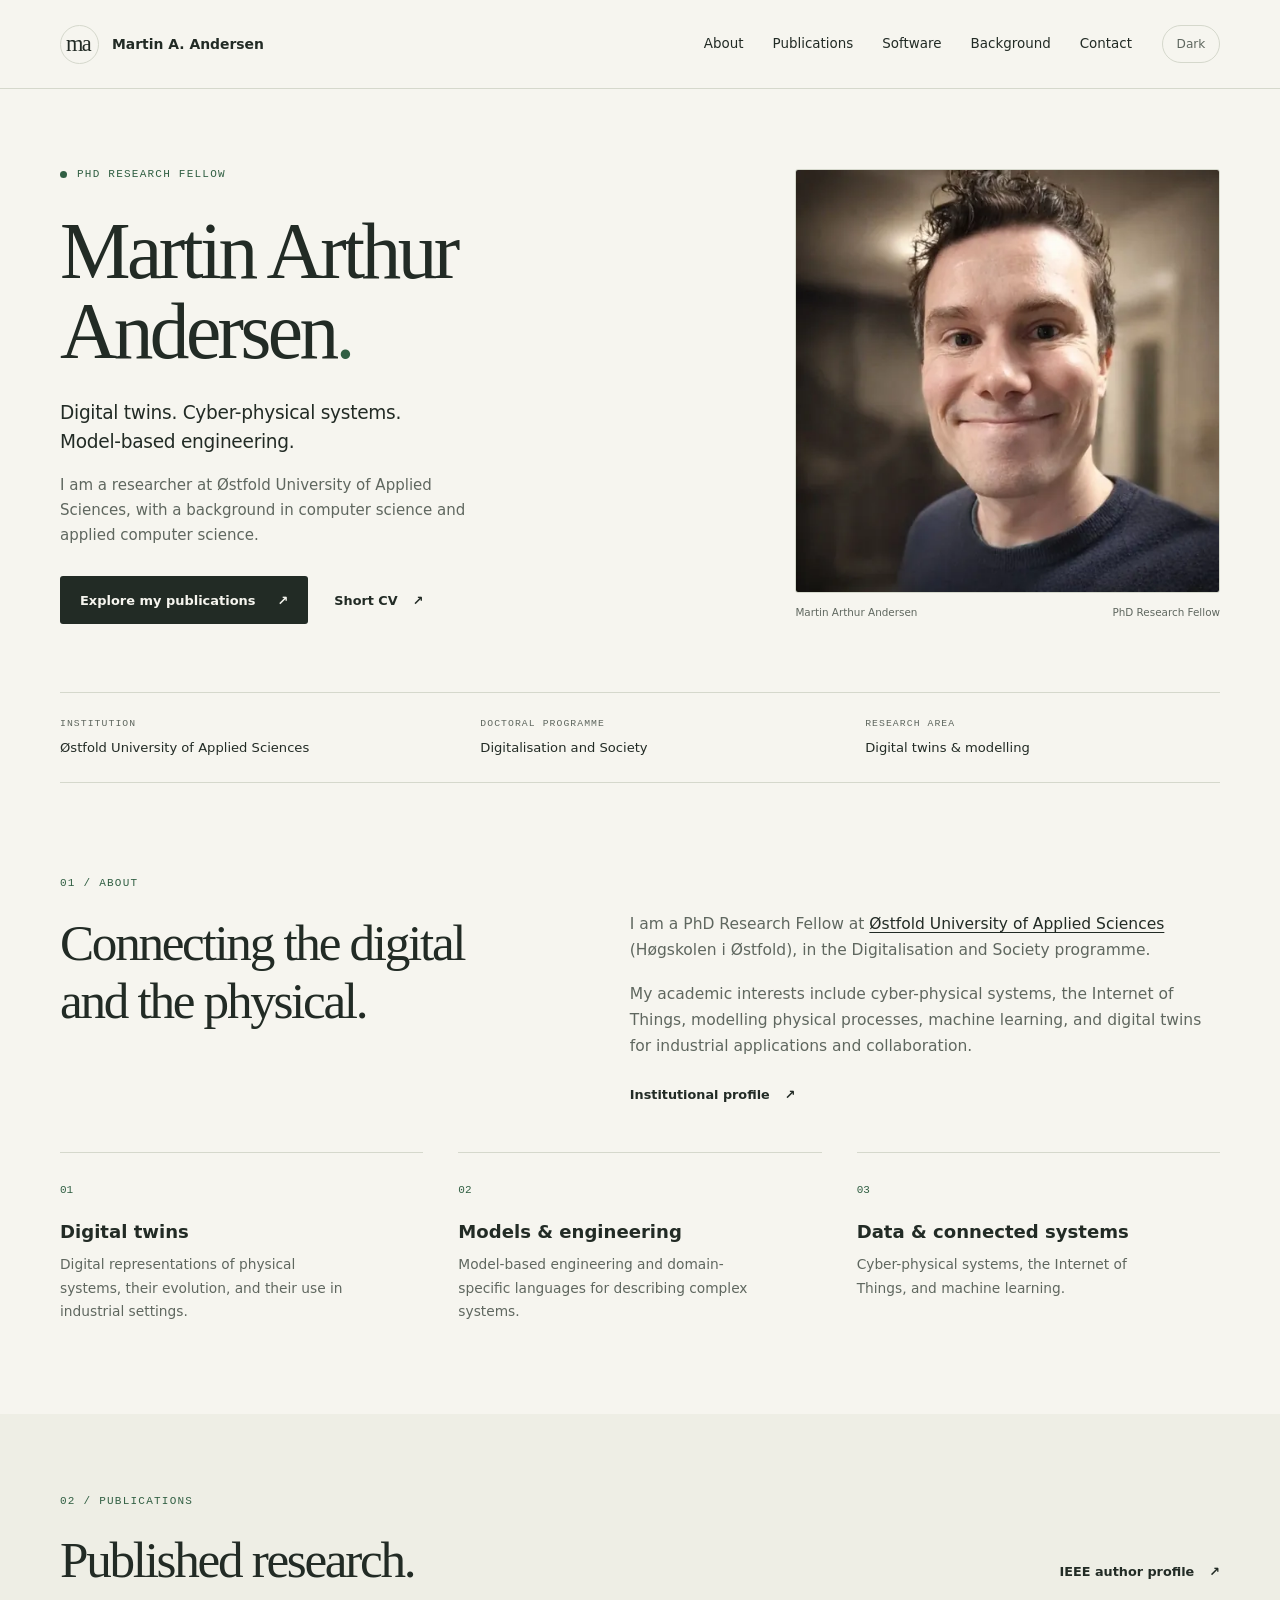
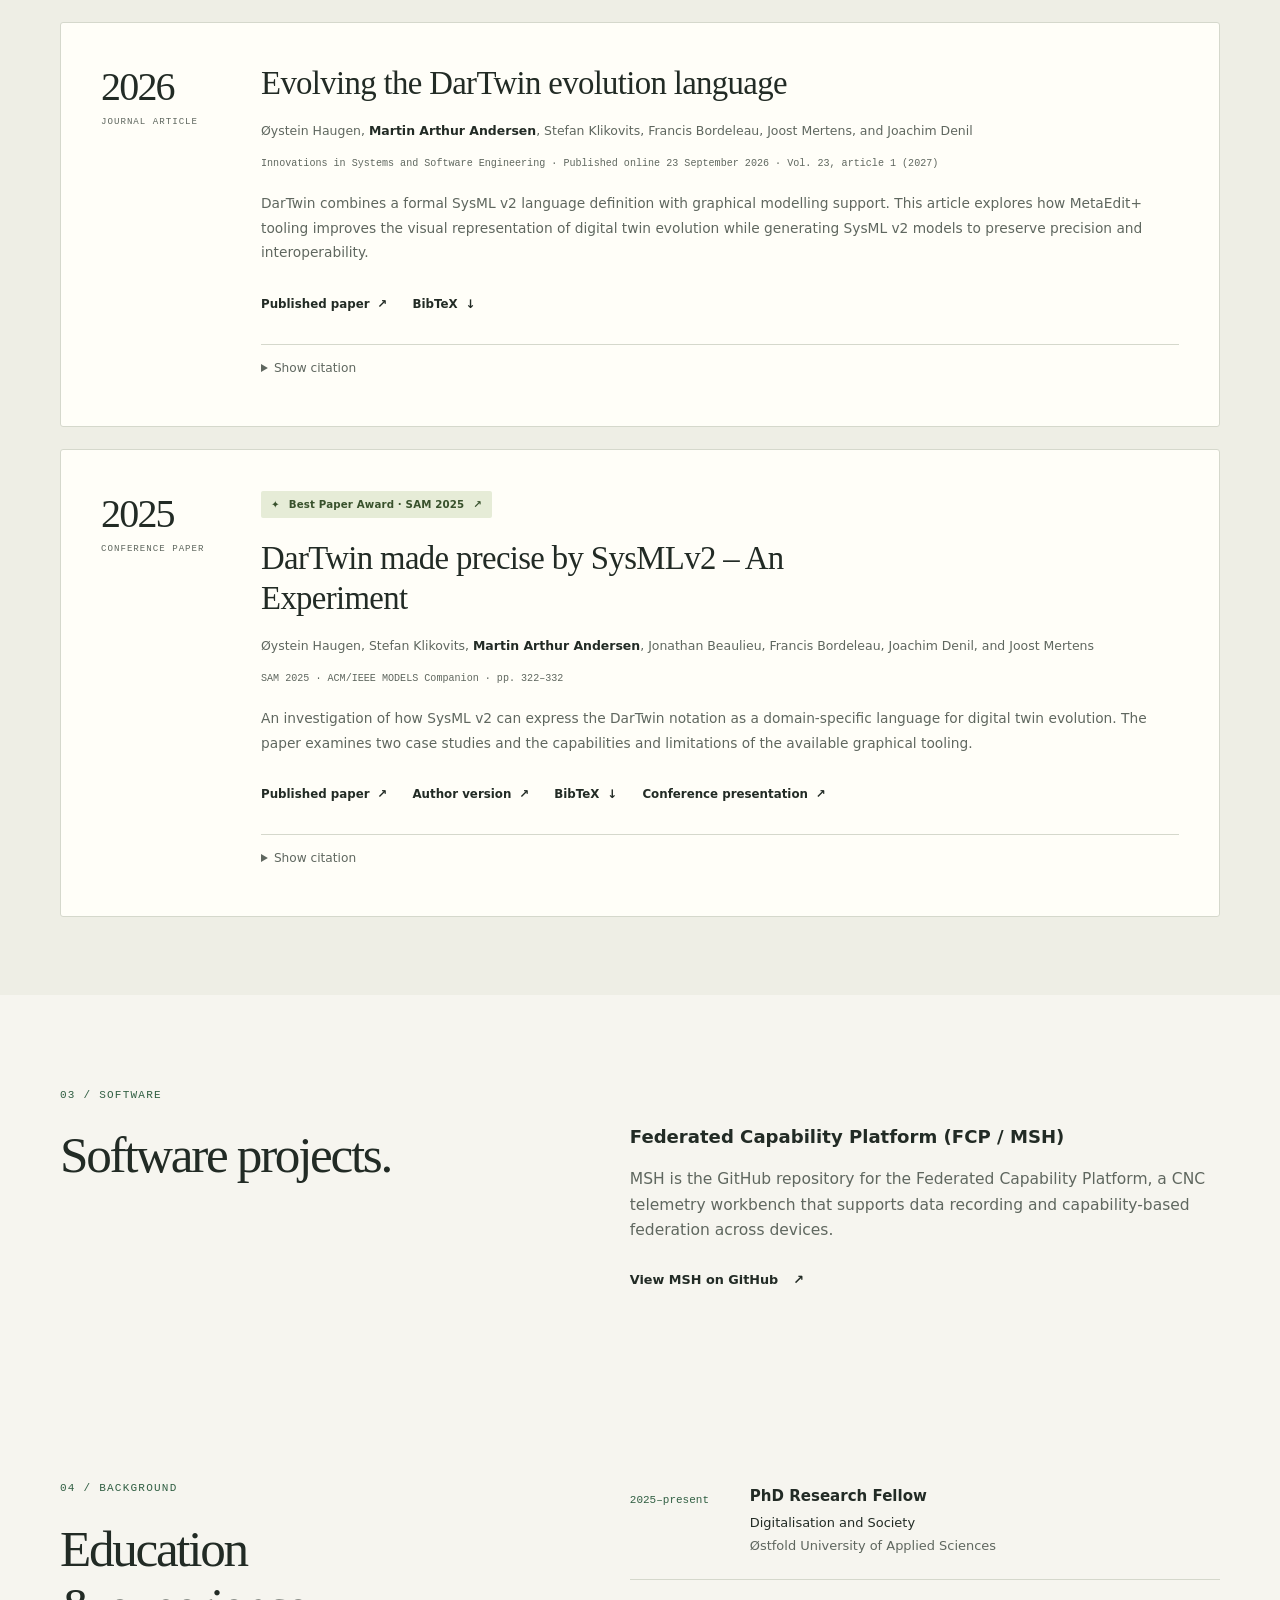
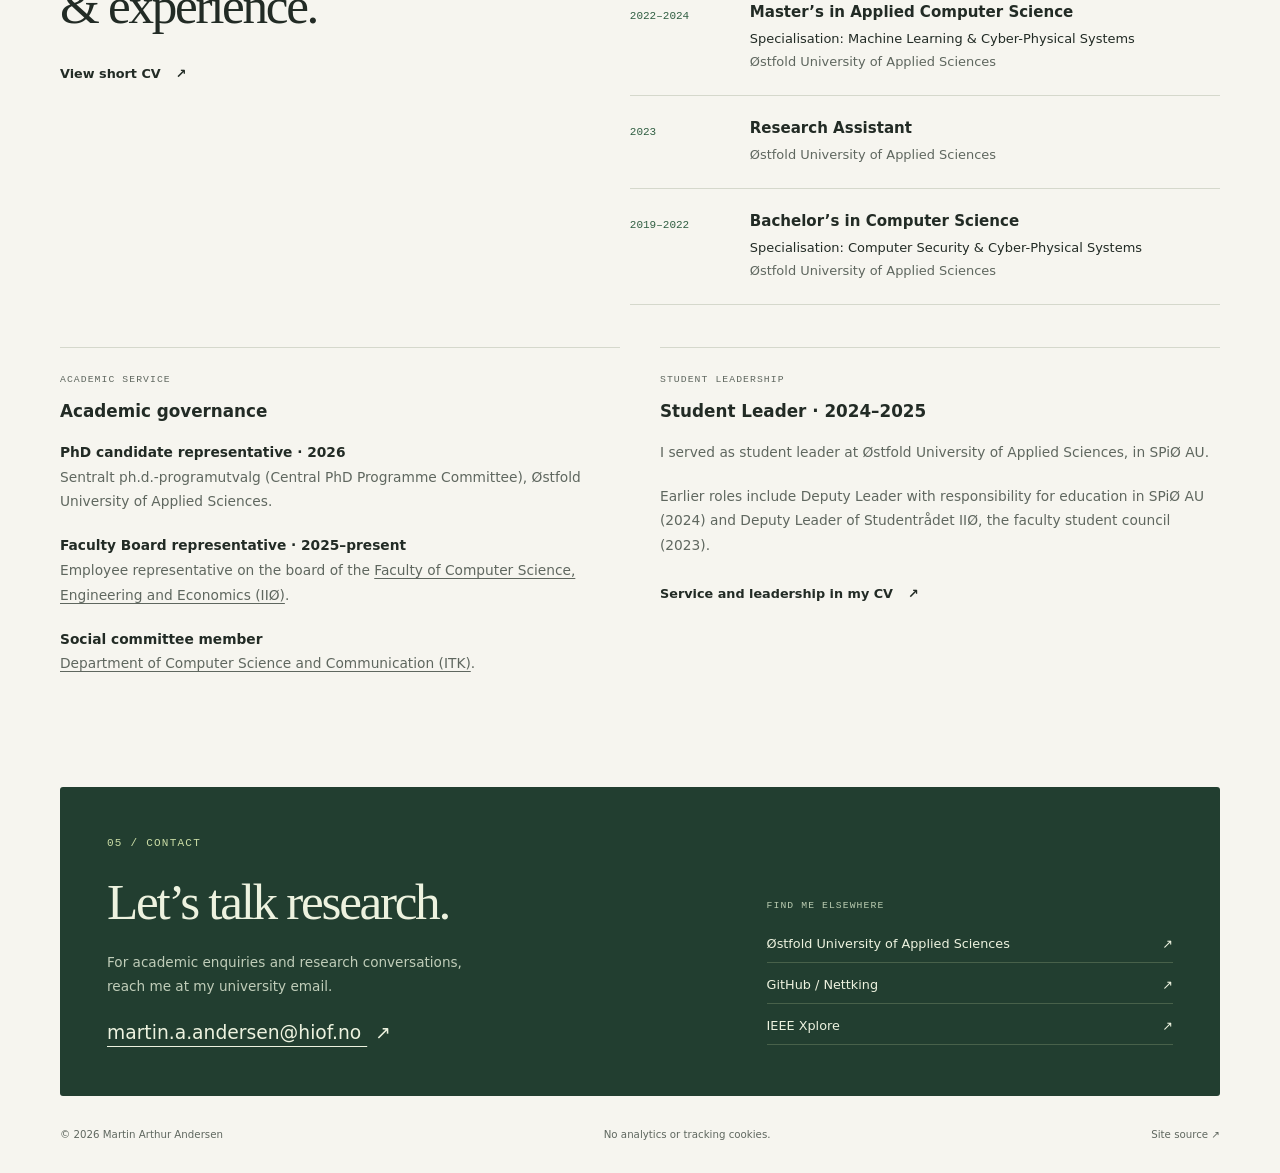
<file: index.html>
<!doctype html>
<html lang="en">
<head>
  <meta charset="utf-8">
  <meta name="viewport" content="width=device-width, initial-scale=1">
  <meta name="description" content="Martin Arthur Andersen — PhD Research Fellow at Østfold University of Applied Sciences. Digital twins, cyber-physical systems, modelling, and published research.">
  <meta name="theme-color" content="#f6f5ef">
  <meta name="color-scheme" content="light dark">
  <meta name="author" content="Martin Arthur Andersen">
  <meta property="og:type" content="website">
  <meta property="og:title" content="Martin Arthur Andersen | Researcher">
  <meta property="og:description" content="PhD Research Fellow at Østfold University of Applied Sciences. Digital twins, cyber-physical systems, and model-based engineering.">
  <meta property="og:url" content="https://nettking.github.io/">
  <link rel="canonical" href="https://nettking.github.io/">
  <link rel="icon" href="assets/favicon.svg" type="image/svg+xml">
  <link rel="stylesheet" href="assets/style.css">
  <link rel="stylesheet" href="assets/portrait.css">
  <link rel="stylesheet" href="assets/background.css">
  <script src="assets/site.js" defer></script>
  <title>Martin Arthur Andersen | PhD Research Fellow</title>
  <script type="application/ld+json">
  {"@context":"https://schema.org","@type":"Person","name":"Martin Arthur Andersen","url":"https://nettking.github.io/","jobTitle":"PhD Research Fellow","affiliation":{"@type":"CollegeOrUniversity","name":"Østfold University of Applied Sciences","url":"https://www.hiof.no/english/"},"email":"mailto:martin.a.andersen@hiof.no","knowsAbout":["Digital twins","Cyber-physical systems","Model-based engineering","Internet of Things","Machine learning"],"sameAs":["https://www.hiof.no/iio/english/people/aca/martiaan/","https://github.com/Nettking","https://ieeexplore.ieee.org/author/555106484345903"]}
  </script>
</head>
<body>
  <a class="skip-link" href="#main">Skip to content</a>
  <header class="site-header">
    <div class="container header-inner">
      <a class="wordmark" href="./" aria-label="Martin Arthur Andersen, home"><span class="monogram" aria-hidden="true">ma</span><span>Martin A. Andersen</span></a>
      <nav aria-label="Main navigation">
        <a href="#about">About</a><a href="#publications">Publications</a><a href="#software">Software</a><a href="#background">Background</a><a href="#contact">Contact</a>
      </nav>
      <button class="theme-toggle" type="button" aria-label="Dark theme" aria-pressed="false" hidden>Dark</button>
    </div>
  </header>

  <main id="main">
    <section class="hero container" aria-labelledby="hero-title">
      <div class="hero-copy">
        <p class="eyebrow"><span class="status-dot" aria-hidden="true"></span>PhD Research Fellow</p>
        <h1 id="hero-title">Martin Arthur<br>Andersen<span class="accent">.</span></h1>
        <p class="hero-lead">Digital twins. Cyber-physical systems.<br>Model-based engineering.</p>
        <p class="hero-description">I am a researcher at Østfold University of Applied Sciences, with a background in computer science and applied computer science.</p>
        <div class="actions"><a class="button button-primary" href="#publications">Explore my publications <span aria-hidden="true">↗</span></a><a class="text-link" href="cv.html">Short CV <span aria-hidden="true">↗</span></a></div>
      </div>
      <figure class="hero-portrait">
        <img src="assets/portrait.webp" alt="Portrait of Martin Arthur Andersen" width="512" height="512" decoding="async" fetchpriority="high">
        <figcaption><span>Martin Arthur Andersen</span><span>PhD Research Fellow</span></figcaption>
      </figure>
    </section>

    <div class="container affiliation-strip" aria-label="Academic affiliation">
      <div><span class="micro-label">Institution</span><span>Østfold University of Applied Sciences</span></div>
      <div><span class="micro-label">Doctoral programme</span><span>Digitalisation and Society</span></div>
      <div><span class="micro-label">Research area</span><span>Digital twins &amp; modelling</span></div>
    </div>

    <section class="container section" id="about" aria-labelledby="about-title">
      <div class="section-intro"><p class="eyebrow">01 / About</p><h2 id="about-title">Connecting the digital<br>and the physical.</h2></div>
      <div class="about-copy"><p>I am a PhD Research Fellow at <a href="https://www.hiof.no/iio/english/people/aca/martiaan/">Østfold University of Applied Sciences</a> (<span lang="nb">Høgskolen i Østfold</span>), in the Digitalisation and Society programme.</p><p>My academic interests include cyber-physical systems, the Internet of Things, modelling physical processes, machine learning, and digital twins for industrial applications and collaboration.</p><a class="text-link" href="https://www.hiof.no/iio/english/people/aca/martiaan/">Institutional profile <span aria-hidden="true">↗</span></a></div>
      <div class="interest-grid">
        <article class="interest"><span class="interest-number" aria-hidden="true">01</span><h3>Digital twins</h3><p>Digital representations of physical systems, their evolution, and their use in industrial settings.</p></article>
        <article class="interest"><span class="interest-number" aria-hidden="true">02</span><h3>Models &amp; engineering</h3><p>Model-based engineering and domain-specific languages for describing complex systems.</p></article>
        <article class="interest"><span class="interest-number" aria-hidden="true">03</span><h3>Data &amp; connected systems</h3><p>Cyber-physical systems, the Internet of Things, and machine learning.</p></article>
      </div>
    </section>

    <section class="publication-section" id="publications" aria-labelledby="publications-title">
      <div class="container">
        <div class="section-heading"><div><p class="eyebrow">02 / Publications</p><h2 id="publications-title">Published research.</h2></div><a class="text-link" href="https://ieeexplore.ieee.org/author/555106484345903">IEEE author profile <span aria-hidden="true">↗</span></a></div>
        <article class="publication" data-publication-id="haugen2027dartwinlanguage">
          <div class="publication-side"><span class="publication-year">2026</span><span class="micro-label">Journal article</span></div>
          <div class="publication-content">
            <h3>Evolving the DarTwin evolution language</h3>
            <p class="authors">Øystein Haugen, <strong>Martin Arthur Andersen</strong>, Stefan Klikovits, Francis Bordeleau, Joost Mertens, and Joachim Denil</p>
            <p class="publication-venue">Innovations in Systems and Software Engineering · Published online 23 September 2026 · Vol. 23, article 1 (2027)</p>
            <p class="publication-summary">DarTwin combines a formal SysML v2 language definition with graphical modelling support. This article explores how MetaEdit+ tooling improves the visual representation of digital twin evolution while generating SysML v2 models to preserve precision and interoperability.</p>
            <div class="publication-links"><a href="https://doi.org/10.1007/s11334-026-00647-3">Published paper <span aria-hidden="true">↗</span></a><a href="assets/publications.bib" download>BibTeX <span aria-hidden="true">↓</span></a></div>
            <details class="citation"><summary>Show citation</summary><p id="citation-text-2027">Haugen, Ø., Andersen, M. A., Klikovits, S., Bordeleau, F., Mertens, J., &amp; Denil, J. (2027). Evolving the DarTwin evolution language. Innovations in Systems and Software Engineering, 23, article 1. https://doi.org/10.1007/s11334-026-00647-3 (Published online 23 September 2026.)</p><button class="copy-button" type="button" data-copy="citation-text-2027" hidden>Copy citation</button><span class="copy-status" role="status" aria-live="polite"></span></details>
          </div>
        </article>
        <article class="publication" data-publication-id="haugen2025dartwin">
          <div class="publication-side"><span class="publication-year">2025</span><span class="micro-label">Conference paper</span></div>
          <div class="publication-content">
            <a class="award-badge" href="https://sdl-forum.org/Events/SAM2025/papers.php"><span aria-hidden="true">✦</span> Best Paper Award · SAM 2025 <span aria-hidden="true">↗</span></a>
            <h3>DarTwin made precise by SysMLv2 – An Experiment</h3>
            <p class="authors">Øystein Haugen, Stefan Klikovits, <strong>Martin Arthur Andersen</strong>, Jonathan Beaulieu, Francis Bordeleau, Joachim Denil, and Joost Mertens</p>
            <p class="publication-venue">SAM 2025 · ACM/IEEE MODELS Companion · pp. 322–332</p>
            <p class="publication-summary">An investigation of how SysML v2 can express the DarTwin notation as a domain-specific language for digital twin evolution. The paper examines two case studies and the capabilities and limitations of the available graphical tooling.</p>
            <div class="publication-links"><a href="https://doi.org/10.1109/MODELS-C68889.2025.00051">Published paper <span aria-hidden="true">↗</span></a><a href="https://arxiv.org/abs/2510.12478">Author version <span aria-hidden="true">↗</span></a><a href="assets/publications.bib" download>BibTeX <span aria-hidden="true">↓</span></a><a href="https://www.youtube.com/watch?v=5FFlszCC71g">Conference presentation <span aria-hidden="true">↗</span></a></div>
            <details class="citation"><summary>Show citation</summary><p id="citation-text">Haugen, Ø., Klikovits, S., Andersen, M. A., Beaulieu, J., Bordeleau, F., Denil, J., &amp; Mertens, J. (2025). DarTwin made precise by SysMLv2 – An Experiment. In 2025 ACM/IEEE 28th International Conference on Model Driven Engineering Languages and Systems Companion (MODELS-C), pp. 322–332. https://doi.org/10.1109/MODELS-C68889.2025.00051</p><button class="copy-button" type="button" data-copy="citation-text" hidden>Copy citation</button><span class="copy-status" role="status" aria-live="polite"></span></details>
          </div>
        </article>
      </div>
    </section>


    <section class="container section" id="software" aria-labelledby="software-title">
      <div class="section-intro"><p class="eyebrow">03 / Software</p><h2 id="software-title">Software projects.</h2></div>
      <div class="about-copy">
        <h3>Federated Capability Platform (FCP / MSH)</h3>
        <p>MSH is the GitHub repository for the Federated Capability Platform, a CNC telemetry workbench that supports data recording and capability-based federation across devices.</p>
        <a class="text-link" href="https://github.com/Nettking/msh">View MSH on GitHub <span aria-hidden="true">↗</span></a>
      </div>
    </section>

    <section class="container section background-section" id="background" aria-labelledby="background-title">
      <div class="section-intro"><p class="eyebrow">04 / Background</p><h2 id="background-title">Education<br>&amp; experience.</h2><a class="text-link" href="cv.html">View short CV <span aria-hidden="true">↗</span></a></div>
      <div class="background-content">
        <ol class="timeline">
          <li><span class="timeline-date">2025–present</span><div><h3>PhD Research Fellow</h3><p>Digitalisation and Society</p><p class="muted">Østfold University of Applied Sciences</p></div></li>
          <li><span class="timeline-date">2022–2024</span><div><h3>Master’s in Applied Computer Science</h3><p>Specialisation: Machine Learning &amp; Cyber-Physical Systems</p><p class="muted">Østfold University of Applied Sciences</p></div></li>
          <li><span class="timeline-date">2023</span><div><h3>Research Assistant</h3><p class="muted">Østfold University of Applied Sciences</p></div></li>
          <li><span class="timeline-date">2019–2022</span><div><h3>Bachelor’s in Computer Science</h3><p>Specialisation: Computer Security &amp; Cyber-Physical Systems</p><p class="muted">Østfold University of Applied Sciences</p></div></li>
        </ol>
      </div>
      <div class="service-grid">
        <article class="service-card" aria-labelledby="current-service-title">
          <p class="micro-label">Academic service</p><h3 id="current-service-title">Academic governance</h3>
          <p><strong>PhD candidate representative · 2026</strong><br><span lang="nb">Sentralt ph.d.-programutvalg</span> (Central PhD Programme Committee), Østfold University of Applied Sciences.</p>
          <p><strong>Faculty Board representative · 2025–present</strong><br>Employee representative on the board of the <a href="https://www.hiof.no/iio/english/">Faculty of Computer Science, Engineering and Economics (IIØ)</a>.</p>
          <p><strong>Social committee member</strong><br><a href="https://www.hiof.no/iio/itk/english/">Department of Computer Science and Communication (ITK)</a>.</p>
        </article>
        <article class="service-card" aria-labelledby="student-leadership-title">
          <p class="micro-label">Student leadership</p><h3 id="student-leadership-title">Student Leader · 2024–2025</h3>
          <p>I served as student leader at Østfold University of Applied Sciences, in <span lang="nb">SPiØ AU</span>.</p>
          <p>Earlier roles include Deputy Leader with responsibility for education in <span lang="nb">SPiØ AU</span> (2024) and Deputy Leader of <span lang="nb">Studentrådet IIØ</span>, the faculty student council (2023).</p>
          <a class="text-link" href="cv.html#service-title">Service and leadership in my CV <span aria-hidden="true">↗</span></a>
        </article>
      </div>
    </section>

    <section class="container contact-section" id="contact" aria-labelledby="contact-title">
      <div><p class="eyebrow">05 / Contact</p><h2 id="contact-title">Let’s talk research.</h2><p>For academic enquiries and research conversations,<br class="desktop-break"> reach me at my university email.</p><a class="contact-email" href="mailto:martin.a.andersen@hiof.no">martin.a.andersen@hiof.no <span aria-hidden="true">↗</span></a></div>
      <div class="contact-profiles"><span class="micro-label">Find me elsewhere</span><a href="https://www.hiof.no/iio/english/people/aca/martiaan/">Østfold University of Applied Sciences <span aria-hidden="true">↗</span></a><a href="https://github.com/Nettking">GitHub / Nettking <span aria-hidden="true">↗</span></a><a href="https://ieeexplore.ieee.org/author/555106484345903">IEEE Xplore <span aria-hidden="true">↗</span></a></div>
    </section>
  </main>
  <footer class="container site-footer"><p>© 2026 Martin Arthur Andersen</p><p>No analytics or tracking cookies.</p><a href="https://github.com/Nettking/nettking.github.io">Site source <span aria-hidden="true">↗</span></a></footer>
</body>
</html>
</file>
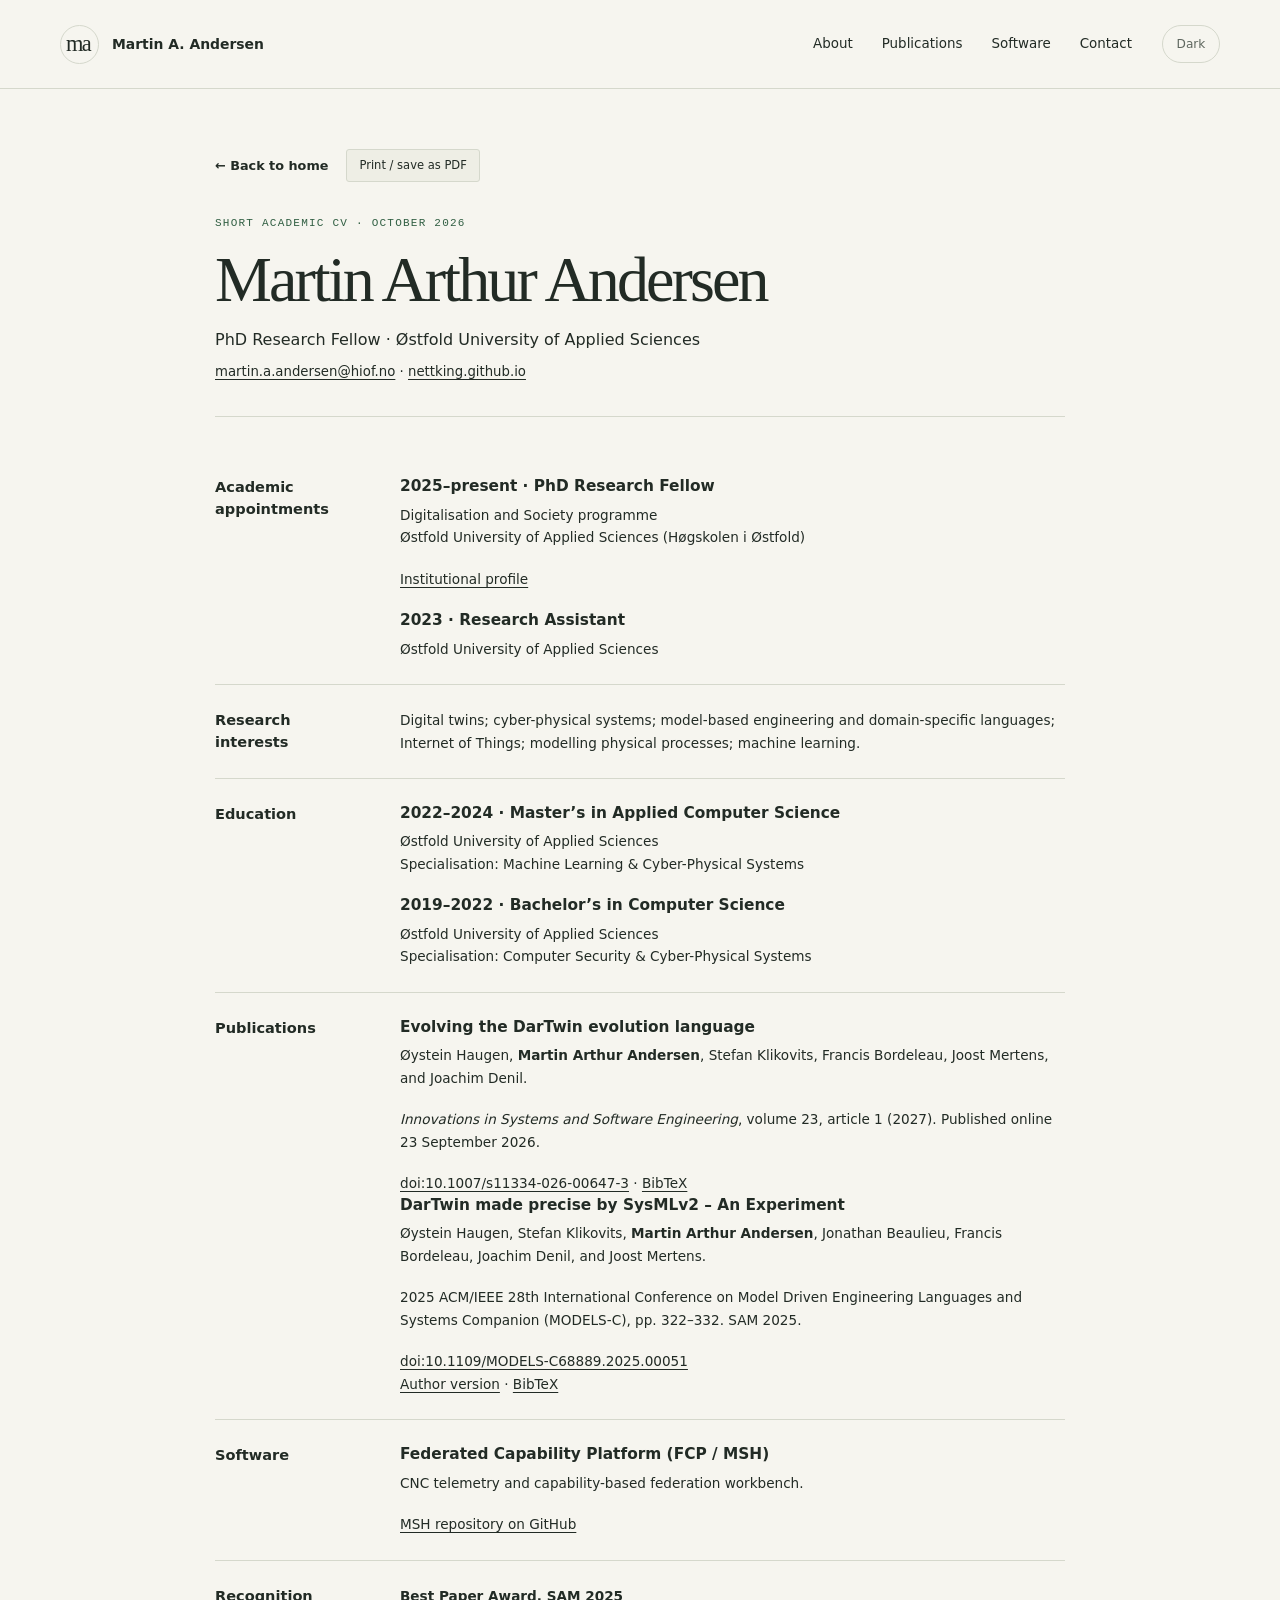
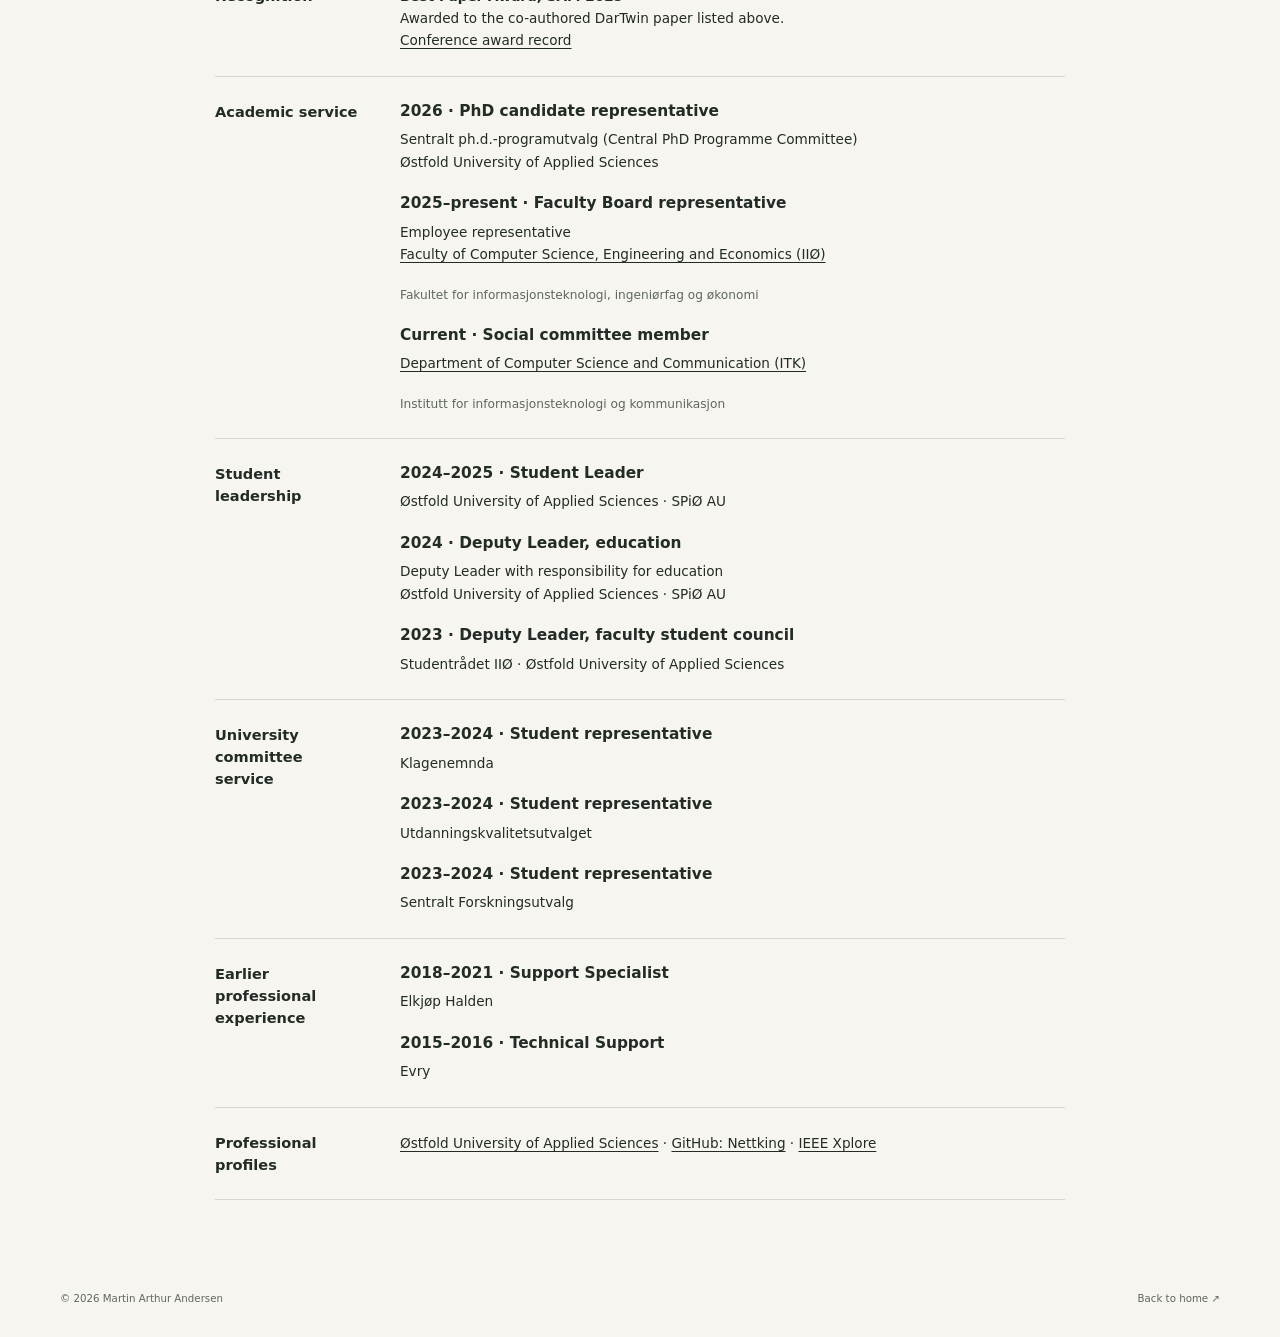
<file: cv.html>
<!doctype html>
<html lang="en">
<head>
  <meta charset="utf-8">
  <meta name="viewport" content="width=device-width, initial-scale=1">
  <meta name="description" content="Short academic CV of Martin Arthur Andersen, PhD Research Fellow at Østfold University of Applied Sciences. Education, published research, and service.">
  <meta name="color-scheme" content="light dark">
  <title>Short CV | Martin Arthur Andersen</title>
  <link rel="canonical" href="https://nettking.github.io/cv.html">
  <link rel="icon" href="assets/favicon.svg" type="image/svg+xml">
  <link rel="stylesheet" href="assets/style.css">
  <link rel="stylesheet" href="assets/background.css">
  <script src="assets/site.js" defer></script>
</head>
<body>
  <a class="skip-link" href="#main">Skip to content</a>
  <header class="site-header"><div class="container header-inner"><a class="wordmark" href="./" aria-label="Martin Arthur Andersen, home"><span class="monogram" aria-hidden="true">ma</span><span>Martin A. Andersen</span></a><nav aria-label="Main navigation"><a href="./#about">About</a><a href="./#publications">Publications</a><a href="./#software">Software</a><a href="./#contact">Contact</a></nav><button class="theme-toggle" type="button" aria-label="Dark theme" aria-pressed="false" hidden>Dark</button></div></header>
  <main class="container cv-main" id="main">
    <div class="cv-tools"><a class="text-link" href="./">← Back to home</a><button class="copy-button" type="button" data-print hidden>Print / save as PDF</button></div>
    <div class="cv-header"><p class="eyebrow">Short academic CV · October 2026</p><h1>Martin Arthur Andersen</h1><p>PhD Research Fellow · Østfold University of Applied Sciences</p><p class="contact-line"><a href="mailto:martin.a.andersen@hiof.no">martin.a.andersen@hiof.no</a> · <a href="https://nettking.github.io/">nettking.github.io</a></p></div>
    <section class="cv-section" aria-labelledby="position-title">
      <h2 id="position-title">Academic appointments</h2>
      <div>
        <div class="cv-item"><h3>2025–present · PhD Research Fellow</h3><p>Digitalisation and Society programme<br>Østfold University of Applied Sciences (<span lang="nb">Høgskolen i Østfold</span>)</p><p><a href="https://www.hiof.no/iio/english/people/aca/martiaan/">Institutional profile</a></p></div>
        <div class="cv-item"><h3>2023 · Research Assistant</h3><p>Østfold University of Applied Sciences</p></div>
      </div>
    </section>
    <section class="cv-section" aria-labelledby="interests-title"><h2 id="interests-title">Research interests</h2><p>Digital twins; cyber-physical systems; model-based engineering and domain-specific languages; Internet of Things; modelling physical processes; machine learning.</p></section>
    <section class="cv-section" aria-labelledby="education-title">
      <h2 id="education-title">Education</h2>
      <div>
        <div class="cv-item"><h3>2022–2024 · Master’s in Applied Computer Science</h3><p>Østfold University of Applied Sciences<br>Specialisation: Machine Learning &amp; Cyber-Physical Systems</p></div>
        <div class="cv-item"><h3>2019–2022 · Bachelor’s in Computer Science</h3><p>Østfold University of Applied Sciences<br>Specialisation: Computer Security &amp; Cyber-Physical Systems</p></div>
      </div>
    </section>
    <section class="cv-section" aria-labelledby="publication-title"><h2 id="publication-title">Publications</h2><div><article data-publication-id="haugen2027dartwinlanguage"><h3>Evolving the DarTwin evolution language</h3><p>Øystein Haugen, <strong>Martin Arthur Andersen</strong>, Stefan Klikovits, Francis Bordeleau, Joost Mertens, and Joachim Denil.</p><p><em>Innovations in Systems and Software Engineering</em>, volume 23, article 1 (2027). Published online 23 September 2026.</p><p><a href="https://doi.org/10.1007/s11334-026-00647-3">doi:10.1007/s11334-026-00647-3</a> · <a href="assets/publications.bib" download>BibTeX</a></p></article><article data-publication-id="haugen2025dartwin"><h3>DarTwin made precise by SysMLv2 – An Experiment</h3><p>Øystein Haugen, Stefan Klikovits, <strong>Martin Arthur Andersen</strong>, Jonathan Beaulieu, Francis Bordeleau, Joachim Denil, and Joost Mertens.</p><p>2025 ACM/IEEE 28th International Conference on Model Driven Engineering Languages and Systems Companion (MODELS-C), pp. 322–332. SAM 2025.</p><p><a href="https://doi.org/10.1109/MODELS-C68889.2025.00051">doi:10.1109/MODELS-C68889.2025.00051</a><br><a href="https://arxiv.org/abs/2510.12478">Author version</a> · <a href="assets/publications.bib" download>BibTeX</a></p></article></div></section>
    <section class="cv-section" aria-labelledby="software-title"><h2 id="software-title">Software</h2><div class="cv-item"><h3>Federated Capability Platform (FCP / MSH)</h3><p>CNC telemetry and capability-based federation workbench.</p><p><a href="https://github.com/Nettking/msh">MSH repository on GitHub</a></p></div></section>
    <section class="cv-section" aria-labelledby="recognition-title"><h2 id="recognition-title">Recognition</h2><p><strong>Best Paper Award, SAM 2025</strong><br>Awarded to the co-authored DarTwin paper listed above.<br><a href="https://sdl-forum.org/Events/SAM2025/papers.php">Conference award record</a></p></section>
    <section class="cv-section" aria-labelledby="service-title">
      <h2 id="service-title">Academic service</h2>
      <div>
        <div class="cv-item" data-service-id="phd-programme-committee"><h3>2026 · PhD candidate representative</h3><p><span lang="nb">Sentralt ph.d.-programutvalg</span> (Central PhD Programme Committee)<br>Østfold University of Applied Sciences</p></div>
        <div class="cv-item" data-service-id="faculty-board"><h3>2025–present · Faculty Board representative</h3><p>Employee representative<br><a href="https://www.hiof.no/iio/english/">Faculty of Computer Science, Engineering and Economics (IIØ)</a></p><p class="muted" lang="nb">Fakultet for informasjonsteknologi, ingeniørfag og økonomi</p></div>
        <div class="cv-item" data-service-id="social-committee"><h3>Current · Social committee member</h3><p><a href="https://www.hiof.no/iio/itk/english/">Department of Computer Science and Communication (ITK)</a></p><p class="muted" lang="nb">Institutt for informasjonsteknologi og kommunikasjon</p></div>
      </div>
    </section>
    <section class="cv-section" aria-labelledby="leadership-title">
      <h2 id="leadership-title">Student leadership</h2>
      <div>
        <div class="cv-item"><h3>2024–2025 · Student Leader</h3><p>Østfold University of Applied Sciences · <span lang="nb">SPiØ AU</span></p></div>
        <div class="cv-item" data-service-id="education-deputy"><h3>2024 · Deputy Leader, education</h3><p>Deputy Leader with responsibility for education<br>Østfold University of Applied Sciences · <span lang="nb">SPiØ AU</span></p></div>
        <div class="cv-item"><h3>2023 · Deputy Leader, faculty student council</h3><p><span lang="nb">Studentrådet IIØ</span> · Østfold University of Applied Sciences</p></div>
      </div>
    </section>
    <section class="cv-section" aria-labelledby="committees-title">
      <h2 id="committees-title">University committee service</h2>
      <div>
        <div class="cv-item"><h3>2023–2024 · Student representative</h3><p lang="nb">Klagenemnda</p></div>
        <div class="cv-item"><h3>2023–2024 · Student representative</h3><p lang="nb">Utdanningskvalitetsutvalget</p></div>
        <div class="cv-item"><h3>2023–2024 · Student representative</h3><p lang="nb">Sentralt Forskningsutvalg</p></div>
      </div>
    </section>
    <section class="cv-section" aria-labelledby="industry-title">
      <h2 id="industry-title">Earlier professional experience</h2>
      <div>
        <div class="cv-item"><h3>2018–2021 · Support Specialist</h3><p>Elkjøp Halden</p></div>
        <div class="cv-item"><h3>2015–2016 · Technical Support</h3><p>Evry</p></div>
      </div>
    </section>
    <section class="cv-section" aria-labelledby="profiles-title"><h2 id="profiles-title">Professional profiles</h2><p><a href="https://www.hiof.no/iio/english/people/aca/martiaan/">Østfold University of Applied Sciences</a> · <a href="https://github.com/Nettking">GitHub: Nettking</a> · <a href="https://ieeexplore.ieee.org/author/555106484345903">IEEE Xplore</a></p></section>
  </main>
  <footer class="container site-footer"><p>© 2026 Martin Arthur Andersen</p><a href="./">Back to home ↗</a></footer>
</body>
</html>
</file>
<file: assets/style.css>
:root{--bg:#f6f5ef;--surface:#eeeee5;--paper:#fffef8;--ink:#222b25;--muted:#5f675f;--line:#d5d8cc;--accent:#315f43;--dark:#223e30;--light:#edf2df;--lime:#cbdda6;--badge-bg:#e6ecd7;--badge-ink:#38512c;--serif:Georgia,'Times New Roman',serif;--sans:system-ui,-apple-system,BlinkMacSystemFont,'Segoe UI',sans-serif;--mono:ui-monospace,SFMono-Regular,Consolas,monospace;color-scheme:light}
:root[data-theme="dark"]{--bg:#19221d;--surface:#202b24;--paper:#263329;--ink:#ecf0e3;--muted:#b7c2b3;--line:#405045;--accent:#b5d19c;--dark:#172e23;--badge-bg:#35482c;--badge-ink:#e2efcf;color-scheme:dark}
@media(prefers-color-scheme:dark){:root:not([data-theme="light"]){--bg:#19221d;--surface:#202b24;--paper:#263329;--ink:#ecf0e3;--muted:#b7c2b3;--line:#405045;--accent:#b5d19c;--dark:#172e23;--badge-bg:#35482c;--badge-ink:#e2efcf;color-scheme:dark}}
*{box-sizing:border-box}html{scroll-behavior:smooth;scroll-padding-top:7rem}body{margin:0;background:var(--bg);color:var(--ink);font-family:var(--sans);font-size:16px;line-height:1.65;-webkit-font-smoothing:antialiased}a{color:inherit;text-underline-offset:.22em;text-decoration-thickness:1px}a:hover{color:var(--accent)}button{font:inherit;cursor:pointer}button[hidden]{display:none!important}a,button,summary{-webkit-tap-highlight-color:transparent}a:focus-visible,button:focus-visible,summary:focus-visible{outline:3px solid var(--accent);outline-offset:5px;border-radius:2px}::selection{background:var(--lime);color:#223e30}h1,h2,h3,p{margin-top:0}h1,h2{font-family:var(--serif);font-weight:400;letter-spacing:-.045em}h2{font-size:clamp(2.4rem,4vw,3.5rem);line-height:1.12;margin-bottom:1.4rem}h3{font-size:1.13rem;line-height:1.4;font-weight:600}p{margin-bottom:1.2rem}svg{display:block}.container{width:min(1160px,calc(100% - 96px));margin-inline:auto}.skip-link{position:absolute;left:16px;top:-100px;z-index:20;padding:12px 20px;background:var(--paper)}.skip-link:focus{top:12px}.site-header{position:sticky;top:0;z-index:10;background:var(--bg);border-bottom:1px solid var(--line)}.header-inner{display:flex;align-items:center;gap:30px;min-height:88px}.wordmark{display:flex;align-items:center;gap:13px;font-size:.87rem;font-weight:600;text-decoration:none;white-space:nowrap}.monogram{display:grid;place-items:center;width:39px;height:39px;border:1px solid var(--line);border-radius:50%;font-family:var(--serif);font-size:1.4rem;font-weight:400;letter-spacing:-.08em;padding-right:3px}nav{display:flex;align-items:center;gap:29px;margin-left:auto;font-size:.84rem}nav a{text-decoration:none}nav a:hover{text-decoration:underline}.theme-toggle{background:none;color:var(--muted);border:1px solid var(--line);border-radius:50px;padding:6px 13px;font-size:.76rem;min-height:38px;min-width:58px}.hero{display:grid;grid-template-columns:1.6fr 1fr;gap:56px;align-items:center;padding-block:76px 68px}.hero-copy{min-width:0}.eyebrow,.micro-label{font-family:var(--mono);text-transform:uppercase;font-weight:400;font-size:.69rem;letter-spacing:.11em}.eyebrow{display:flex;align-items:center;gap:10px;color:var(--accent);margin-bottom:28px}.status-dot{width:7px;height:7px;border-radius:50%;background:var(--accent)}h1{font-size:clamp(3.6rem,6.2vw,5.8rem);line-height:1.01;margin-bottom:26px}.accent{color:var(--accent)}.hero-lead{font-size:1.16rem;line-height:1.6;letter-spacing:-.015em;margin-bottom:16px}.hero-description{color:var(--muted);max-width:430px;font-size:.94rem}.actions{display:flex;align-items:center;gap:26px;flex-wrap:wrap;margin-top:29px}.button{display:inline-flex;gap:22px;align-items:center;justify-content:center;min-height:48px;padding:11px 19px;font-size:.81rem;font-weight:600;text-decoration:none;border:1px solid transparent;border-radius:3px}.button-primary{background:var(--ink);color:var(--bg)}.button-primary:hover{background:var(--accent);color:var(--bg)}.text-link{font-size:.8rem;font-weight:600;text-decoration:none;display:inline-flex;align-items:center;gap:15px;padding-block:6px}.text-link:hover{text-decoration:underline}.hero-art{background:var(--dark);color:var(--light);height:435px;border-radius:3px;padding:25px;position:relative;overflow:hidden;background-image:linear-gradient(#d1dfb908 1px,transparent 1px),linear-gradient(90deg,#d1dfb908 1px,transparent 1px);background-size:31px 31px}.art-caption{display:flex;justify-content:space-between;font:9px var(--mono);letter-spacing:.11em;color:#cbdbbd}.orbital{height:270px;position:relative;width:100%}.orbit{position:absolute;display:block;width:155px;height:207px;left:50%;top:37px;border:1px solid #cbdda685;border-radius:50%;transform-origin:center}.orbit-one{transform:translateX(-50%) rotate(-50deg)}.orbit-two{transform:translateX(-50%) rotate(50deg)}.orbit-three{transform:translateX(-50%) rotate(90deg);border-color:#cbdda6cc}.orbit-center{position:absolute;width:12px;height:12px;left:calc(50% - 6px);top:134px;border-radius:50%;background:var(--lime);box-shadow:0 0 0 7px #cbdda617}.art-bottom{display:flex;align-items:flex-end;justify-content:space-between}.art-bottom p{font:1.75rem/1.08 var(--serif);letter-spacing:-.025em;margin:0;text-align:right}.art-cross{font:24px var(--mono);color:var(--lime)}.affiliation-strip{display:grid;grid-template-columns:1.1fr 1fr 1fr;border-top:1px solid var(--line);border-bottom:1px solid var(--line);padding-block:23px;gap:30px}.affiliation-strip>div{display:flex;flex-direction:column;gap:5px;font-size:.82rem}.micro-label{color:var(--muted);font-size:.61rem}.section{display:grid;grid-template-columns:1fr 1.22fr;column-gap:86px;padding-block:91px}.section-intro .eyebrow{margin-bottom:22px}.about-copy{font-size:.97rem;padding-top:38px}.about-copy p{color:var(--muted)}.about-copy a:not(.text-link){color:var(--ink)}.interest-grid{grid-column:1/-1;display:grid;grid-template-columns:repeat(3,1fr);gap:35px;margin-top:40px}.interest{border-top:1px solid var(--line);padding-top:22px}.interest-number{font:11px var(--mono);color:var(--accent)}.interest h3{margin:18px 0 9px}.interest p{font-size:.86rem;line-height:1.7;color:var(--muted);max-width:295px;margin-bottom:0}.publication-section{background:var(--surface);padding-block:78px}.section-heading{display:flex;justify-content:space-between;align-items:flex-end;gap:20px;margin-bottom:34px}.section-heading h2{margin-bottom:0}.section-heading .eyebrow{margin-bottom:20px}.section-heading .text-link{white-space:nowrap}.publication{background:var(--paper);border:1px solid var(--line);border-radius:3px;padding:40px;display:grid;grid-template-columns:132px 1fr;gap:28px}.publication-side{display:flex;flex-direction:column;gap:7px;padding-top:4px}.publication-year{font:2.5rem/1 var(--serif);letter-spacing:-.045em}.publication-side .micro-label{font-size:.57rem}.publication-content{min-width:0}.award-badge{display:inline-flex;align-items:center;gap:9px;padding:6px 10px;border-radius:2px;background:var(--badge-bg);color:var(--badge-ink);font-size:.64rem;font-weight:600;letter-spacing:.015em;text-decoration:none;line-height:1.5;margin-bottom:20px}.publication h3{font-family:var(--serif);font-size:clamp(1.6rem,2.8vw,2.05rem);font-weight:400;letter-spacing:-.02em;line-height:1.22;margin-bottom:16px;max-width:660px}.authors{font-size:.78rem;line-height:1.9;color:var(--muted);margin-bottom:12px}.authors strong{color:var(--ink);font-weight:600}.publication-venue{font-family:var(--mono);font-size:.63rem;color:var(--muted);line-height:1.8;margin-bottom:18px}.publication-summary{font-size:.86rem;color:var(--muted);line-height:1.8}.publication-links{display:flex;gap:12px 25px;flex-wrap:wrap;margin-top:24px}.publication-links a{font-size:.74rem;font-weight:600;display:inline-flex;align-items:center;gap:8px;text-decoration:none;padding-block:6px}.publication-links a:hover{text-decoration:underline}.citation{font-size:.76rem;margin-top:23px;border-top:1px solid var(--line);padding-top:13px}.citation summary{cursor:pointer;color:var(--muted);width:fit-content;min-height:28px}.citation p{padding-top:15px;overflow-wrap:anywhere}.copy-button{font-size:.72rem;border:1px solid var(--line);border-radius:3px;padding:6px 12px;background:var(--surface);color:var(--ink)}.copy-status{display:inline-block;margin-left:12px;font-size:.72rem}.background-section{padding-block:92px}.timeline{list-style:none;padding:0;margin:0}.timeline li{display:grid;grid-template-columns:73px 1fr;gap:20px;padding-block:22px;border-bottom:1px solid var(--line)}.timeline li:first-child{padding-top:7px}.timeline-date{font:11px var(--mono);color:var(--accent);padding-top:6px}.timeline h3{font-size:.94rem;margin-bottom:5px}.timeline p{font-size:.81rem;margin-bottom:1px}.muted{color:var(--muted)}.community{padding-top:30px}.community .micro-label{margin-bottom:10px}.community h3{font-size:1rem;margin-bottom:8px}.community>p:not(.micro-label){font-size:.86rem;color:var(--muted);margin-bottom:9px}.contact-section{display:grid;grid-template-columns:1.5fr 1fr;gap:50px;background:var(--dark);color:var(--light);padding:47px;border-radius:3px}.contact-section .eyebrow{color:var(--lime);margin-bottom:20px}.contact-section h2{font-size:clamp(2.4rem,4vw,3.4rem);margin-bottom:20px}.contact-section p:not(.eyebrow){color:#c0cdb9;font-size:.85rem;line-height:1.8}.contact-email{font-size:clamp(.95rem,1.6vw,1.17rem);text-underline-offset:7px;overflow-wrap:anywhere}.contact-email span{display:inline-block;padding-left:8px}.contact-section a:hover{color:var(--lime)}.contact-section a:focus-visible{outline-color:var(--lime)}.contact-profiles{align-self:end;padding-bottom:4px;display:flex;flex-direction:column;gap:11px}.contact-profiles .micro-label{color:#b9cbb0;margin-bottom:8px}.contact-profiles a{font-size:.8rem;display:flex;justify-content:space-between;gap:15px;text-decoration:none;padding-bottom:8px;border-bottom:1px solid #cbdda638}.site-footer{display:flex;align-items:center;justify-content:space-between;gap:20px;padding-block:30px;font-size:.64rem;color:var(--muted)}.site-footer p{margin:0}.site-footer a{text-decoration:none}.cv-main{max-width:850px;padding-block:60px}.cv-header{border-bottom:1px solid var(--line);padding-bottom:25px;margin-bottom:35px}.cv-header h1{font-size:clamp(2.8rem,5vw,4rem);margin-bottom:14px}.cv-header .eyebrow{margin-bottom:16px}.cv-header p{margin-bottom:8px}.cv-header .contact-line{font-size:.83rem;overflow-wrap:anywhere}.cv-tools{display:flex;gap:18px;align-items:center;margin-bottom:32px}.cv-section{display:grid;grid-template-columns:150px 1fr;gap:35px;padding-block:24px;border-bottom:1px solid var(--line)}.cv-section h2{font-family:var(--sans);font-size:.91rem;font-weight:600;letter-spacing:0;line-height:1.5;margin:0}.cv-section h3{font-size:.96rem;margin-bottom:6px}.cv-section p{font-size:.85rem}.cv-section p:last-child{margin-bottom:0}.cv-section .cv-item+.cv-item{margin-top:20px}.cv-section .citation{padding-top:0;border:0;margin:0}.error-page{max-width:700px;min-height:75vh;padding-block:100px}.error-page h1{font-size:4rem}.error-page p{max-width:480px}
@media(min-width:1450px){.hero{padding-block:90px 80px}.hero-art{height:455px}.orbital{height:289px}}
@media(max-width:1000px){.container{width:calc(100% - 64px)}.header-inner{gap:20px}nav{gap:19px}.hero{gap:35px;grid-template-columns:1.4fr 1fr}.hero-art{height:407px;padding:20px}.orbital{height:253px}.art-bottom p{font-size:1.6rem}.section{column-gap:44px}.publication{grid-template-columns:95px 1fr;padding:30px;gap:18px}.contact-section{padding:35px;gap:35px}.wordmark>span:last-child{font-size:.8rem}}
@media(max-width:760px){.container{width:calc(100% - 40px)}.header-inner{flex-wrap:wrap;gap:12px;min-height:104px;padding-block:12px}.wordmark{order:1}.theme-toggle{order:2;margin-left:auto}nav{order:3;width:100%;justify-content:space-between;gap:12px;font-size:.76rem}.hero{grid-template-columns:1fr;gap:32px;padding-block:48px 36px}.hero-copy h1{font-size:clamp(3.45rem,11vw,5.6rem)}.hero-description{max-width:520px}.hero-art{display:none}.hero .eyebrow{margin-bottom:22px}.hero-lead{font-size:1.06rem}.affiliation-strip{grid-template-columns:1fr;gap:16px;padding-block:23px}.affiliation-strip>div{flex-direction:row;align-items:baseline;justify-content:space-between;gap:18px;font-size:.75rem}.affiliation-strip .micro-label{max-width:100px;flex-shrink:0;font-size:.56rem}.section{grid-template-columns:1fr;padding-block:56px;gap:20px}.about-copy{padding-top:0;font-size:.9rem}.interest-grid{margin-top:9px;gap:24px;grid-template-columns:1fr}.interest{position:relative;padding:18px 0 0 34px}.interest-number{position:absolute;left:0;top:23px}.interest h3{margin-top:0;font-size:1.03rem}.interest p{max-width:100%}.section-heading{align-items:flex-start;flex-direction:column;gap:12px}.section-heading .eyebrow{margin-bottom:18px}.publication-section{padding-block:52px}.publication{grid-template-columns:1fr;gap:24px;padding:24px}.publication-side{flex-direction:row;align-items:center;gap:15px}.publication-year{font-size:1.8rem}.publication h3{font-size:1.68rem}.award-badge{font-size:.6rem}.publication-links{gap:9px 19px}.background-section{gap:28px}.timeline li{grid-template-columns:61px 1fr;gap:16px}.contact-section{grid-template-columns:1fr;padding:29px;gap:32px}.contact-section h2{font-size:2.5rem}.contact-profiles{max-width:420px}.site-footer{flex-wrap:wrap;justify-content:flex-start;gap:8px 20px;padding-block:24px}.site-footer p:first-child{flex-basis:100%}.cv-main{padding-block:35px}.cv-section{grid-template-columns:1fr;gap:16px}.cv-section h2{color:var(--accent)}html{scroll-padding-top:9rem}}
@media(max-width:370px){.container{width:calc(100% - 32px)}.wordmark>span:last-child{font-size:.73rem}.hero-copy h1{font-size:3.05rem}.affiliation-strip>div{font-size:.68rem}.publication{padding:19px}.contact-section{padding:23px}.contact-email{font-size:.87rem}}
@media(prefers-reduced-motion:reduce){html{scroll-behavior:auto}}
@media print{html{scroll-padding-top:0}body{background:white!important;color:#111!important;font-size:11pt}.site-header,.site-footer,.skip-link,.cv-tools,.hero-art,.theme-toggle,.copy-button{display:none!important}.container{width:100%;max-width:none}.cv-main{padding:0}.cv-header{padding-bottom:14pt;margin-bottom:10pt}.cv-header h1{font-size:28pt}.cv-section{padding-block:13pt;gap:20pt;grid-template-columns:110pt 1fr;break-inside:avoid}.cv-section h2{color:#111!important}.cv-section p{font-size:10pt}.cv-section a{color:#111!important}.cv-header .eyebrow,.muted,.micro-label{color:#444!important}.cv-header p{font-size:10pt}.contact-section,.publication-section{background:white;color:#111}.contact-section p:not(.eyebrow),.contact-section .eyebrow{color:#111}.hero,.section{padding-block:20pt}.contact-section{break-inside:avoid}@page{margin:16mm}}

/* Multiple reviewed publications and compact responsive navigation. */
.publication+.publication{margin-top:22px}
@media(max-width:760px){nav{flex-wrap:wrap;justify-content:flex-start;column-gap:14px;row-gap:6px}}
</file>
<file: assets/portrait.css>
/* Owner-supplied portrait. Keep the full square composition on every screen. */
.hero-portrait {
  margin: 0;
  width: 100%;
  align-self: center;
}
.hero-portrait img {
  display: block;
  width: 100%;
  height: auto;
  aspect-ratio: 1;
  border: 1px solid var(--line);
  border-radius: 3px;
}
.hero-portrait figcaption {
  display: flex;
  justify-content: space-between;
  flex-wrap: wrap;
  gap: 4px 12px;
  margin-top: 12px;
  color: var(--muted);
  font-size: .65rem;
  line-height: 1.5;
}
@media (max-width: 760px) {
  .hero-portrait {
    grid-row: 1;
    width: 160px;
    max-width: 100%;
  }
  .hero-portrait figcaption {
    display: none;
  }
}
@media print {
  .hero-portrait { display: none; }
}
</file>
<file: assets/background.css>
/* Education periods and the approved service section. */
.background-content,.service-card,.cv-section>div{min-width:0}
.timeline li{grid-template-columns:100px minmax(0,1fr)}
.timeline-date{line-height:1.5}
.service-grid{grid-column:1/-1;display:grid;grid-template-columns:1fr 1fr;gap:40px;margin-top:42px}
.service-card{border-top:1px solid var(--line);padding-top:24px}
.service-card .micro-label{margin-bottom:12px}
.service-card h3{font-size:1.05rem;margin-bottom:16px}
.service-card p:not(.micro-label){font-size:.86rem;color:var(--muted);line-height:1.8}
.service-card strong{color:var(--ink);font-weight:600}
.service-card a:not(.text-link){text-decoration-thickness:1px}
.cv-section .muted[lang="nb"]{font-size:.76rem}
@media(max-width:760px){.service-grid{grid-template-columns:1fr;gap:25px;margin-top:6px}.timeline li{grid-template-columns:88px minmax(0,1fr);gap:16px}}
@media(max-width:370px){.timeline li{grid-template-columns:76px minmax(0,1fr);gap:12px}.timeline-date{font-size:10px}}
@media print{.cv-section{padding-block:9pt}.cv-section p{margin-bottom:7pt}.cv-section .cv-item+.cv-item{margin-top:12pt}.service-grid{gap:20pt;margin-top:20pt}.service-card{break-inside:avoid}.cv-section .cv-item{break-inside:avoid}.cv-section .muted[lang="nb"]{font-size:9pt}}
</file>
